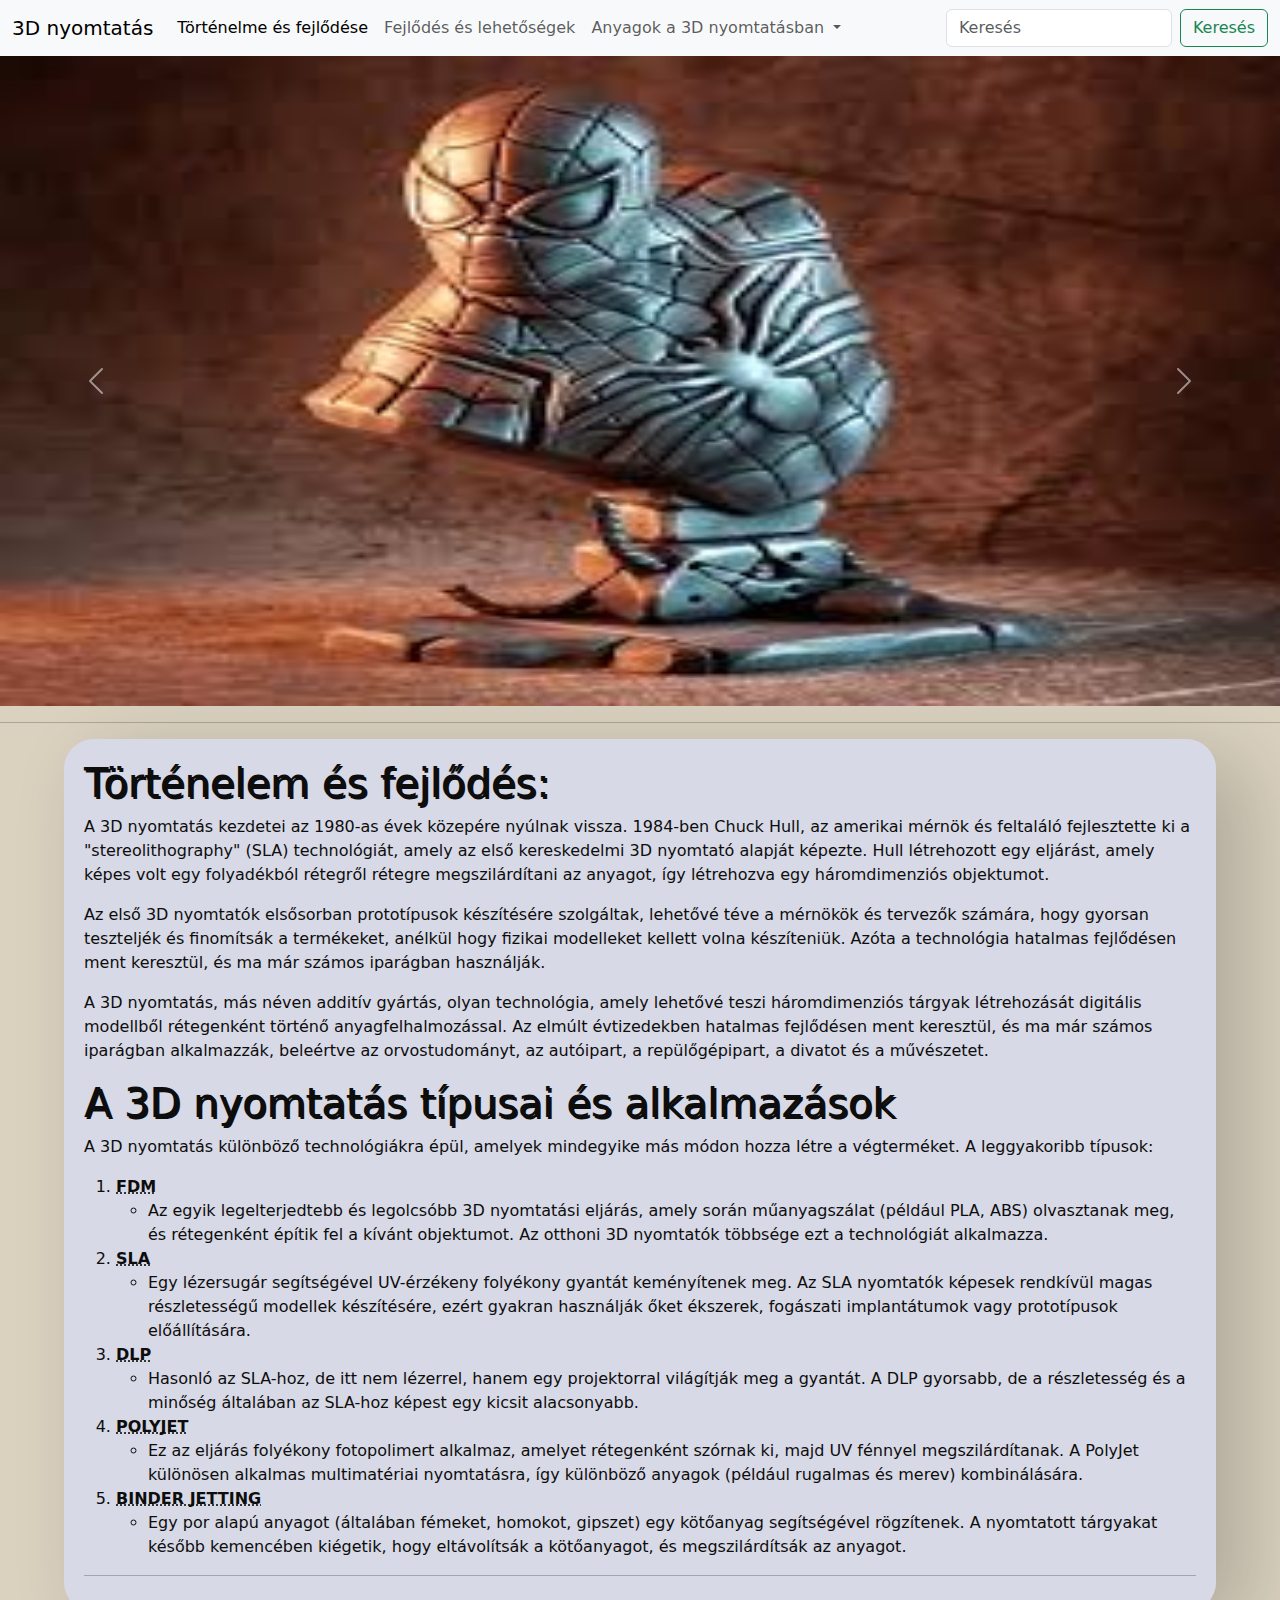
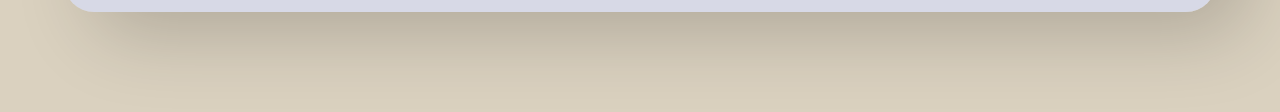
<file: index.html>
<!doctype html>
<html lang="hu">

<head>
  <meta charset="utf-8">
  <meta name="viewport" content="width=device-width, initial-scale=1">
  <title>3D nyomtatás</title>
  <link href="https://cdn.jsdelivr.net/npm/bootstrap@5.3.3/dist/css/bootstrap.min.css" rel="stylesheet"
    integrity="sha384-QWTKZyjpPEjISv5WaRU9OFeRpok6YctnYmDr5pNlyT2bRjXh0JMhjY6hW+ALEwIH" crossorigin="anonymous">
  <link rel="stylesheet" href="styles.css">
</head>

<body>
  <nav class="navbar navbar-expand-lg bg-body-tertiary">
    <div class="container-fluid">
      <a class="navbar-brand" href="#">3D nyomtatás</a>
      <button class="navbar-toggler" type="button" data-bs-toggle="collapse" data-bs-target="#navbarSupportedContent"
        aria-controls="navbarSupportedContent" aria-expanded="false" aria-label="Toggle navigation">
        <span class="navbar-toggler-icon"></span>
      </button>
      <div class="collapse navbar-collapse" id="navbarSupportedContent">
        <ul class="navbar-nav me-auto mb-2 mb-lg-0">
          <li class="nav-item">
            <a class="nav-link active" aria-current="page" href="#history">Történelme és fejlődése</a>
          </li>
          <li class="nav-item">
            <a class="nav-link" href="fejlodes.html">Fejlődés és lehetőségek</a>
          </li>
          <li class="nav-item dropdown">
            <a class="nav-link dropdown-toggle" href="#anyagok" role="button" data-bs-toggle="dropdown"
              aria-expanded="false">
              Anyagok a 3D nyomtatásban
            </a>

          </li>

        </ul>
        <form class="d-flex" role="search">
          <input class="form-control me-2" type="search" placeholder="Keresés" aria-label="Search">
          <button class="btn btn-outline-success" type="submit">Keresés</button>
        </form>
      </div>
    </div>
  </nav>

  <div id="carouselExampleFade" class="carousel slide carousel-fade">
    <div class="carousel-inner">
      <div class="carousel-item active">
        <img src="képek/pokember.jpg" class="d-block w-100" height="650" width="500" alt="pokember">
      </div>
      <div class="carousel-item">
        <img src="képek/3D-Nyomtatott-Sárkány-Éjszakai-Fény-LED-es-Éjszakai_41114.jpg" class="d-block w-100"
          height="650" width="500" alt="ejszakaifeny">
      </div>
      <div class="carousel-item">
        <img src="képek/letöltés.jpg" class="d-block w-100" height="650" width="500" alt="kulcstartok">
      </div>
    </div>
    <button class="carousel-control-prev" type="button" data-bs-target="#carouselExampleFade" data-bs-slide="prev">
      <span class="carousel-control-prev-icon" aria-hidden="true"></span>
      <span class="visually-hidden">Previous</span>
    </button>
    <button class="carousel-control-next" type="button" data-bs-target="#carouselExampleFade" data-bs-slide="next">
      <span class="carousel-control-next-icon" aria-hidden="true"></span>
      <span class="visually-hidden">Next</span>
    </button>
  </div>

  <hr>

  <main>
    <h1 id="history">Történelem és fejlődés:</h1>

    <p>A 3D nyomtatás kezdetei az 1980-as évek közepére nyúlnak vissza. 1984-ben Chuck Hull, az amerikai mérnök és
      feltaláló fejlesztette ki a "stereolithography" (SLA) technológiát, amely az első kereskedelmi 3D nyomtató alapját
      képezte. Hull létrehozott egy eljárást, amely képes volt egy folyadékból rétegről rétegre megszilárdítani az
      anyagot, így létrehozva egy háromdimenziós objektumot.</p>

    <p>Az első 3D nyomtatók elsősorban prototípusok készítésére szolgáltak, lehetővé téve a mérnökök és tervezők
      számára,
      hogy gyorsan teszteljék és finomítsák a termékeket, anélkül hogy fizikai modelleket kellett volna készíteniük.
      Azóta
      a technológia hatalmas fejlődésen ment keresztül, és ma már számos iparágban használják.</p>

    <p> A 3D nyomtatás, más néven additív gyártás, olyan technológia, amely lehetővé teszi háromdimenziós tárgyak
      létrehozását digitális modellből rétegenként történő anyagfelhalmozással. Az elmúlt évtizedekben hatalmas
      fejlődésen
      ment keresztül, és ma már számos iparágban alkalmazzák, beleértve az orvostudományt, az autóipart, a
      repülőgépipart,
      a divatot és a művészetet.</p>

    <h1>A 3D nyomtatás típusai és alkalmazások</h1>

    <p>A 3D nyomtatás különböző technológiákra épül, amelyek mindegyike más módon hozza létre a végterméket. A
      leggyakoribb típusok:</p>


    <ol>
      <li>
        <abbr title="Fused Deposition Modeling">Fdm</abbr>
        
      </li>

      <ul>
        <li>Az egyik legelterjedtebb és legolcsóbb 3D nyomtatási eljárás, amely során műanyagszálat (például PLA, ABS)
          olvasztanak meg, és rétegenként építik fel a kívánt objektumot. Az otthoni 3D nyomtatók többsége ezt a
          technológiát alkalmazza.</li>
      </ul>

      <li>
        <abbr title="Stereolithography">SLA</abbr> </li>

      <ul>
        <li>Egy lézersugár segítségével UV-érzékeny folyékony gyantát keményítenek meg. Az SLA nyomtatók képesek
          rendkívül
          magas részletességű modellek készítésére, ezért gyakran használják őket ékszerek, fogászati implantátumok vagy
          prototípusok előállítására.</li>
      </ul>

      <li><abbr title="Digital light processing">DLP</abbr> </li>

      <ul>
        <li>Hasonló az SLA-hoz, de itt nem lézerrel, hanem egy projektorral világítják meg a gyantát. A DLP gyorsabb, de
          a
          részletesség és a minőség általában az SLA-hoz képest egy kicsit alacsonyabb.</li>
      </ul>

      <li><abbr title="">PolyJet</abbr></li>

      <ul>
        <li>Ez az eljárás folyékony fotopolimert alkalmaz, amelyet rétegenként szórnak ki, majd UV fénnyel
          megszilárdítanak. A PolyJet különösen alkalmas multimatériai nyomtatásra, így különböző anyagok (például
          rugalmas és merev) kombinálására.</li>
      </ul>

      <li><abbr title="">Binder Jetting</abbr></li>

      <ul>
        <li>Egy por alapú anyagot (általában fémeket, homokot, gipszet) egy kötőanyag segítségével rögzítenek. A
          nyomtatott tárgyakat később kemencében kiégetik, hogy eltávolítsák a kötőanyagot, és megszilárdítsák az
          anyagot.
        </li>
      </ul>

    </ol>
    <hr>
  </main>

  <script src="https://cdn.jsdelivr.net/npm/bootstrap@5.3.3/dist/js/bootstrap.bundle.min.js"
    integrity="sha384-YvpcrYf0tY3lHB60NNkmXc5s9fDVZLESaAA55NDzOxhy9GkcIdslK1eN7N6jIeHz"
    crossorigin="anonymous"></script>
</body>

</html>
</file>
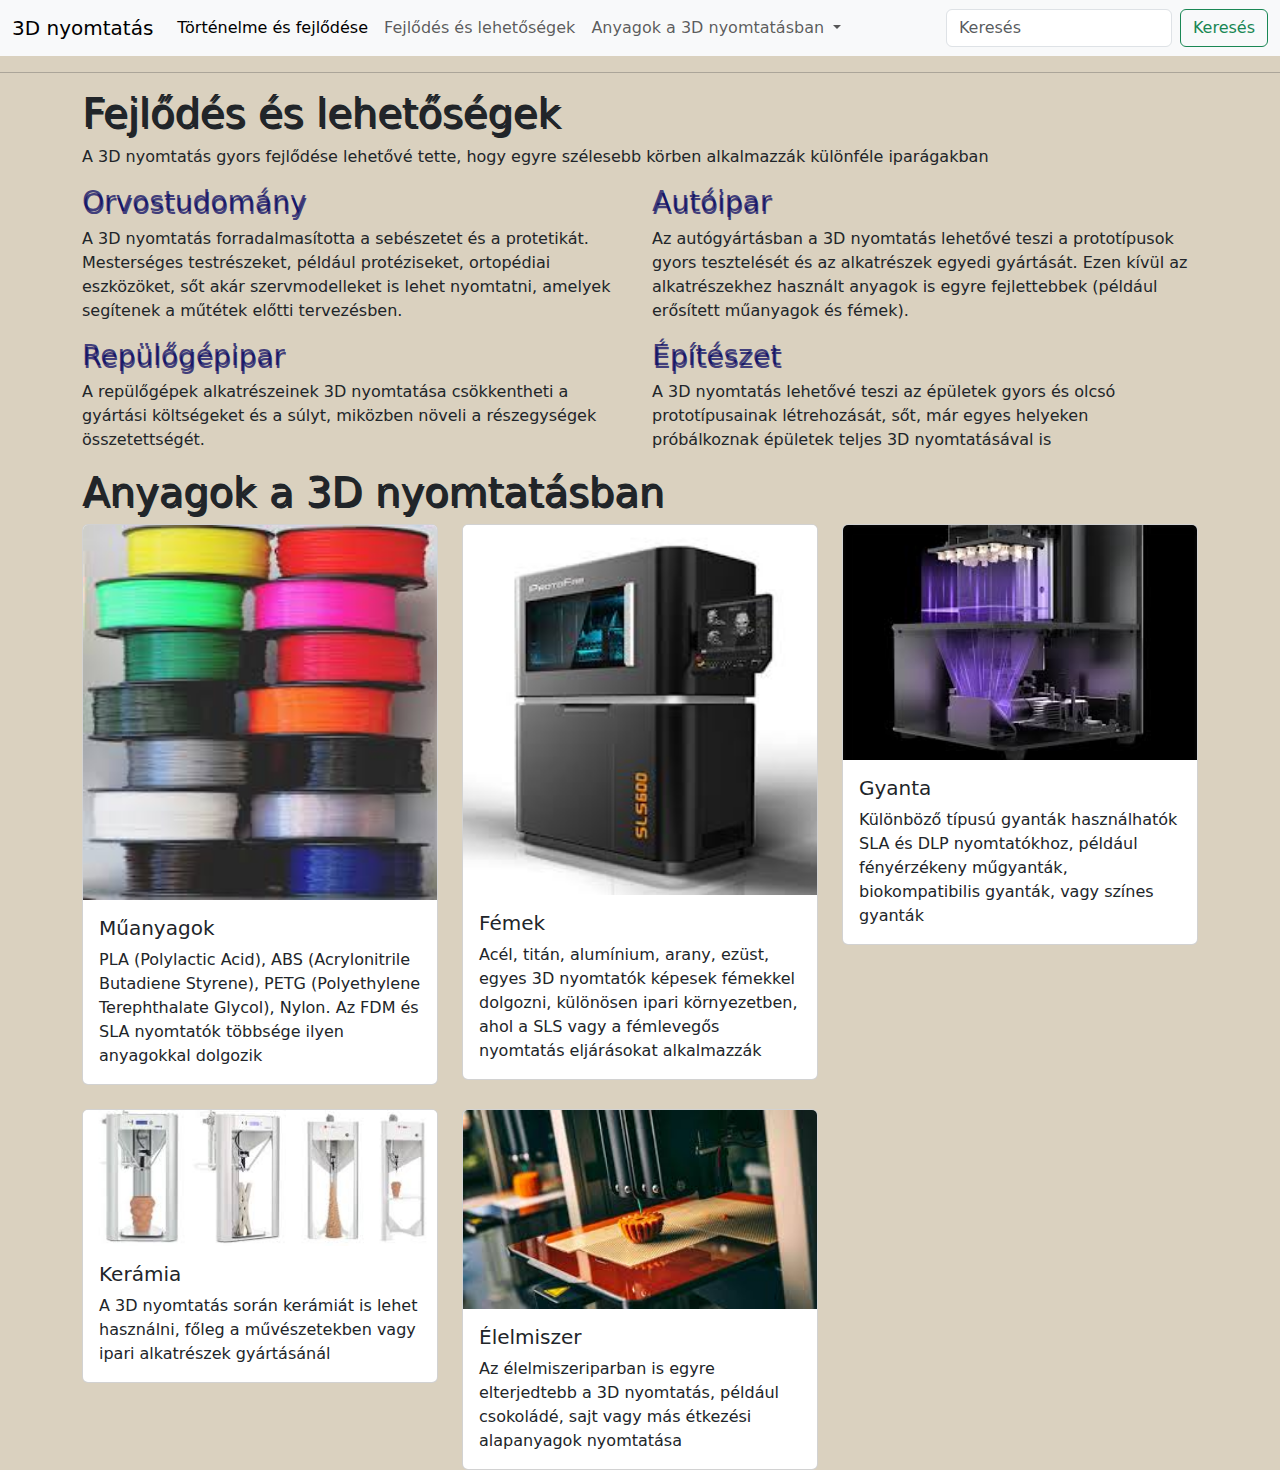
<file: fejlodes.html>
<!doctype html>
<html lang="hu">

<head>
  <meta charset="utf-8">
  <meta name="viewport" content="width=device-width, initial-scale=1">
  <title>3D nyomtatás</title>
  <link href="https://cdn.jsdelivr.net/npm/bootstrap@5.3.3/dist/css/bootstrap.min.css" rel="stylesheet"
    integrity="sha384-QWTKZyjpPEjISv5WaRU9OFeRpok6YctnYmDr5pNlyT2bRjXh0JMhjY6hW+ALEwIH" crossorigin="anonymous">
  <link rel="stylesheet" href="styles.css">
</head>

<body>
  <nav class="navbar navbar-expand-lg bg-body-tertiary">
    <div class="container-fluid">
      <a class="navbar-brand" href="index.html">3D nyomtatás</a>
      <button class="navbar-toggler" type="button" data-bs-toggle="collapse" data-bs-target="#navbarSupportedContent"
        aria-controls="navbarSupportedContent" aria-expanded="false" aria-label="Toggle navigation">
        <span class="navbar-toggler-icon"></span>
      </button>
      <div class="collapse navbar-collapse" id="navbarSupportedContent">
        <ul class="navbar-nav me-auto mb-2 mb-lg-0">
          <li class="nav-item">
            <a class="nav-link active" aria-current="page" href="#history" >Történelme és fejlődése</a>
          </li>
          <li class="nav-item">
            <a class="nav-link" href="fejlodes.html">Fejlődés és lehetőségek</a>
          </li>
          <li class="nav-item dropdown">
            <a class="nav-link dropdown-toggle" href="#anyagok" role="button" data-bs-toggle="dropdown"
              aria-expanded="false">
              Anyagok a 3D nyomtatásban
            </a>

          </li>

        </ul>
        <form class="d-flex" role="search">
          <input class="form-control me-2" type="search" placeholder="Keresés" aria-label="Search">
          <button class="btn btn-outline-success" type="submit">Keresés</button>
        </form>
      </div>
    </div>
  </nav>

  <hr>


  <div class="container">

      <h1 id="fejlodes"> Fejlődés és lehetőségek</h1>
      <p>A 3D nyomtatás gyors fejlődése lehetővé tette, hogy egyre szélesebb körben alkalmazzák különféle iparágakban
      </p>

        <div class="row">

          <div class="col">
            <h3>Orvostudomány</h3>
            <p>A 3D nyomtatás forradalmasította a sebészetet és a protetikát. Mesterséges testrészeket, például
              protéziseket, ortopédiai eszközöket, sőt akár szervmodelleket is lehet nyomtatni, amelyek segítenek a
              műtétek előtti tervezésben.</p>
          </div>

          <div class="col">
            <h3>Autóipar</h3>
            <p>Az autógyártásban a 3D nyomtatás lehetővé teszi a prototípusok gyors tesztelését és az alkatrészek egyedi
              gyártását. Ezen kívül az alkatrészekhez használt anyagok is egyre fejlettebbek (például erősített
              műanyagok és fémek).</p>
          </div>

        </div>

          <div class="row">

            <div class="col">
              <h3>Repülőgépipar</h3>
              <p>A repülőgépek alkatrészeinek 3D nyomtatása csökkentheti a gyártási költségeket és a súlyt, miközben
                növeli a részegységek összetettségét.</p>
            </div>

            <div class="col">
              <h3>Építészet</h3>
              <p>A 3D nyomtatás lehetővé teszi az épületek gyors és olcsó prototípusainak létrehozását, sőt, már egyes
                helyeken próbálkoznak épületek teljes 3D nyomtatásával is</p>
            </div>

          </div>

        <h1 id="anyagok">Anyagok a 3D nyomtatásban</h1>

        <div class="row row-cols-1 row-cols-md-3 g-4">
          <div class="col">
            <div class="card">
              <img src="képek/pla.jpg" class="card-img-top" alt="PLA">
              <div class="card-body">
                <h5 class="card-title">Műanyagok</h5>
                <p class="card-text">PLA (Polylactic Acid), ABS (Acrylonitrile Butadiene Styrene), PETG (Polyethylene
                  Terephthalate Glycol), Nylon. Az FDM és SLA nyomtatók többsége ilyen anyagokkal dolgozik</p>
              </div>
            </div>
          </div>
          <div class="col">
            <div class="card">
              <img src="képek/sls.jpg" class="card-img-top" alt="SLS nyomtató">
              <div class="card-body">
                <h5 class="card-title">Fémek</h5>
                <p class="card-text">Acél, titán, alumínium, arany, ezüst, egyes 3D nyomtatók képesek fémekkel dolgozni,
                  különösen ipari környezetben, ahol a SLS vagy a fémlevegős nyomtatás eljárásokat alkalmazzák</p>
              </div>
            </div>
          </div>
          <div class="col">
            <div class="card">
              <img src="képek/dlp.jpg" class="card-img-top" alt="DLP nyomtató">
              <div class="card-body">
                <h5 class="card-title">Gyanta</h5>
                <p class="card-text">Különböző típusú gyanták használhatók SLA és DLP nyomtatókhoz, például fényérzékeny
                  műgyanták, biokompatibilis gyanták, vagy színes gyanták</p>
              </div>
            </div>
          </div>

            <div class="col">
              <div class="card">
                <img src="képek/keramia nyomtato.jpg" class="card-img-top" alt="Kerámia 3D nyomtató">
                <div class="card-body">
                  <h5 class="card-title">Kerámia</h5>
                  <p class="card-text">A 3D nyomtatás során kerámiát is lehet használni, főleg a művészetekben vagy
                    ipari alkatrészek gyártásánál</p>
                </div>
              </div>
            </div>
            <div class="col">
              <div class="card">
                <img src="képek/elelmiszer 3d nyomtato.jpg" class="card-img-top" alt="Élelmiszer 3D nyomtató">
                <div class="card-body">
                  <h5 class="card-title">Élelmiszer</h5>
                  <p class="card-text">Az élelmiszeriparban is egyre elterjedtebb a 3D nyomtatás, például csokoládé,
                    sajt vagy más étkezési alapanyagok nyomtatása</p>
                </div>
              </div>
            </div>


          </div>





          <script src="https://cdn.jsdelivr.net/npm/bootstrap@5.3.3/dist/js/bootstrap.bundle.min.js"
            integrity="sha384-YvpcrYf0tY3lHB60NNkmXc5s9fDVZLESaAA55NDzOxhy9GkcIdslK1eN7N6jIeHz"
            crossorigin="anonymous"></script>
</body>

</html>
</file>
<file: styles.css>
body {
    background-color: rgb(218, 209, 191);

}

h1{
    text-shadow: 2px 2px;
}

main{
    width: 90%;
    min-width: 400px;
    max-width: 1200px;

    margin-left: auto;
    margin-right: auto;
    margin-bottom: 100px;
    padding: 20px;

    color: rgb(14, 13, 13);
    background-color: rgba(214, 218, 235, 0.884);
    border-radius: 30px;
    box-shadow: 30px 20px 80px 0 rgba(0, 0, 0, 0.2);
}

abbr{
    font-weight: bold;
    text-transform: uppercase;
}

h3{
    text-shadow: 1px 3px;
    color: rgba(7, 7, 97, 0.733);

}
</file>
